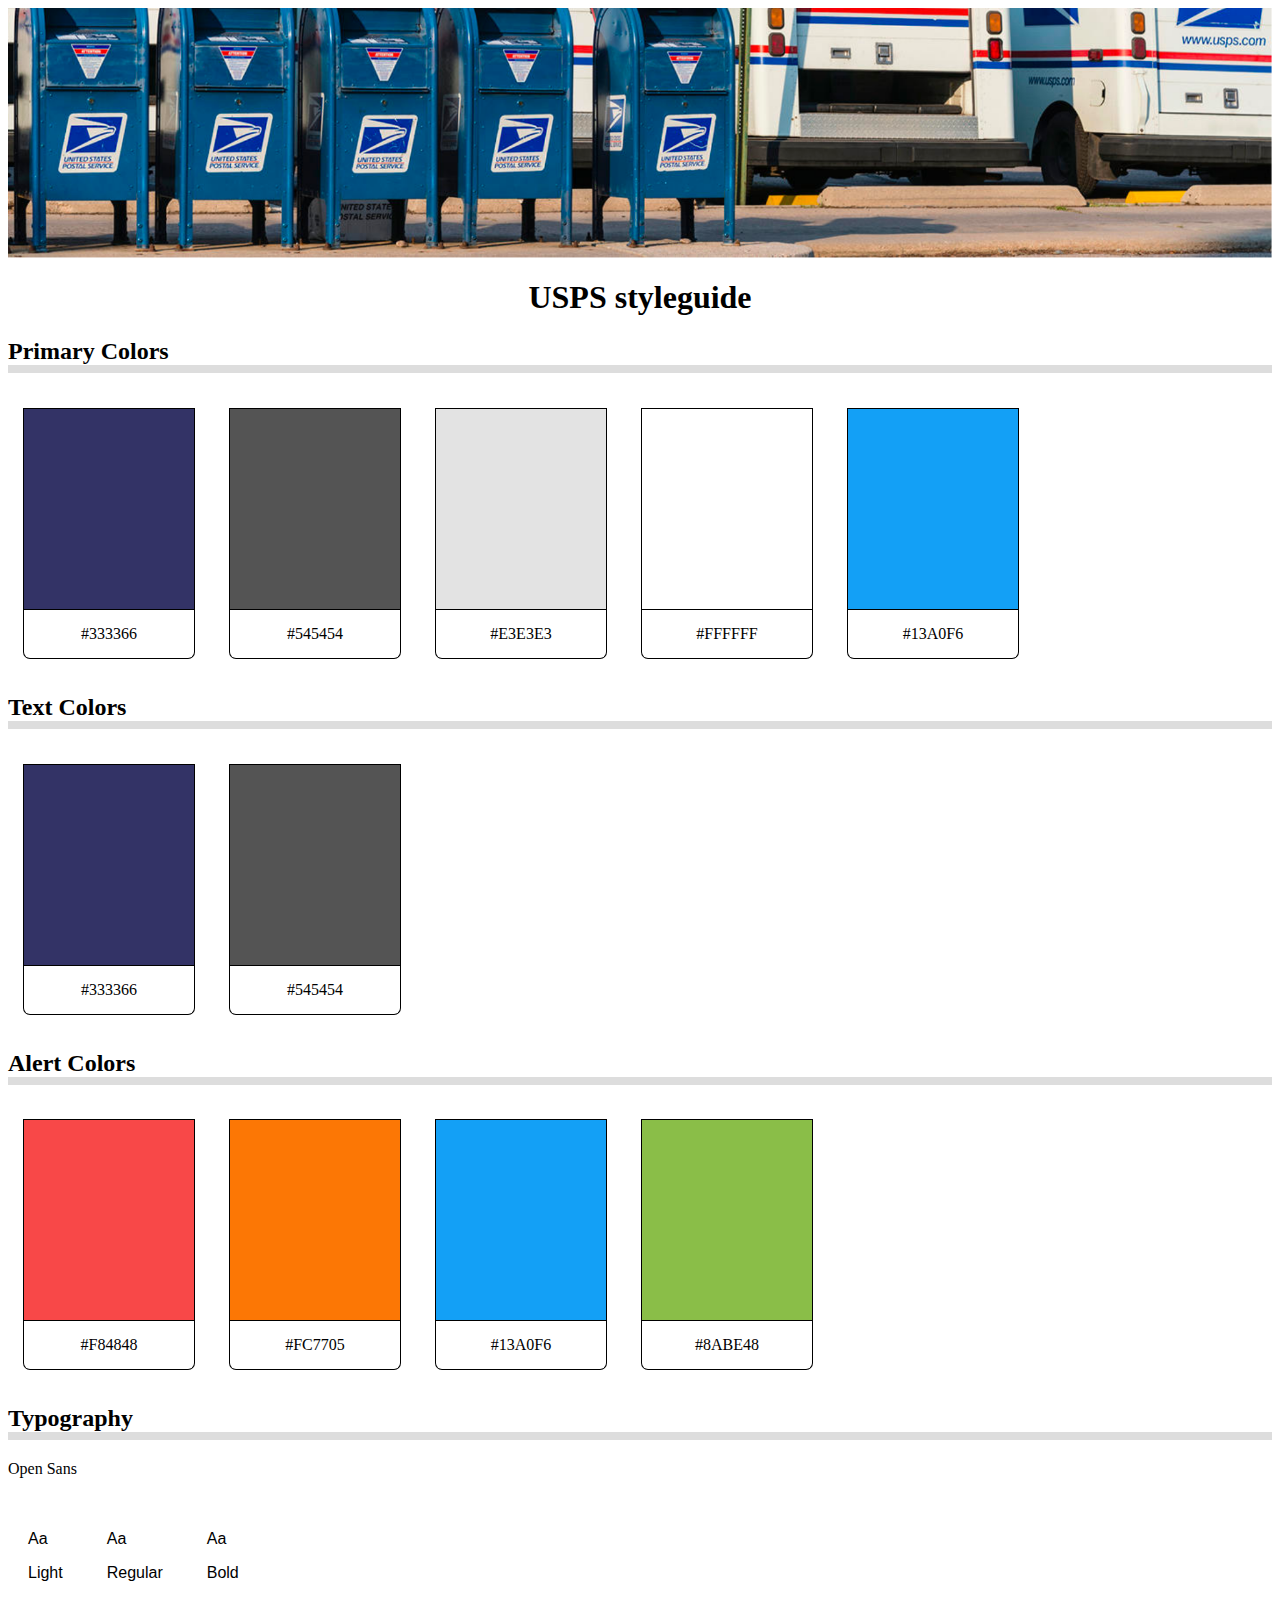
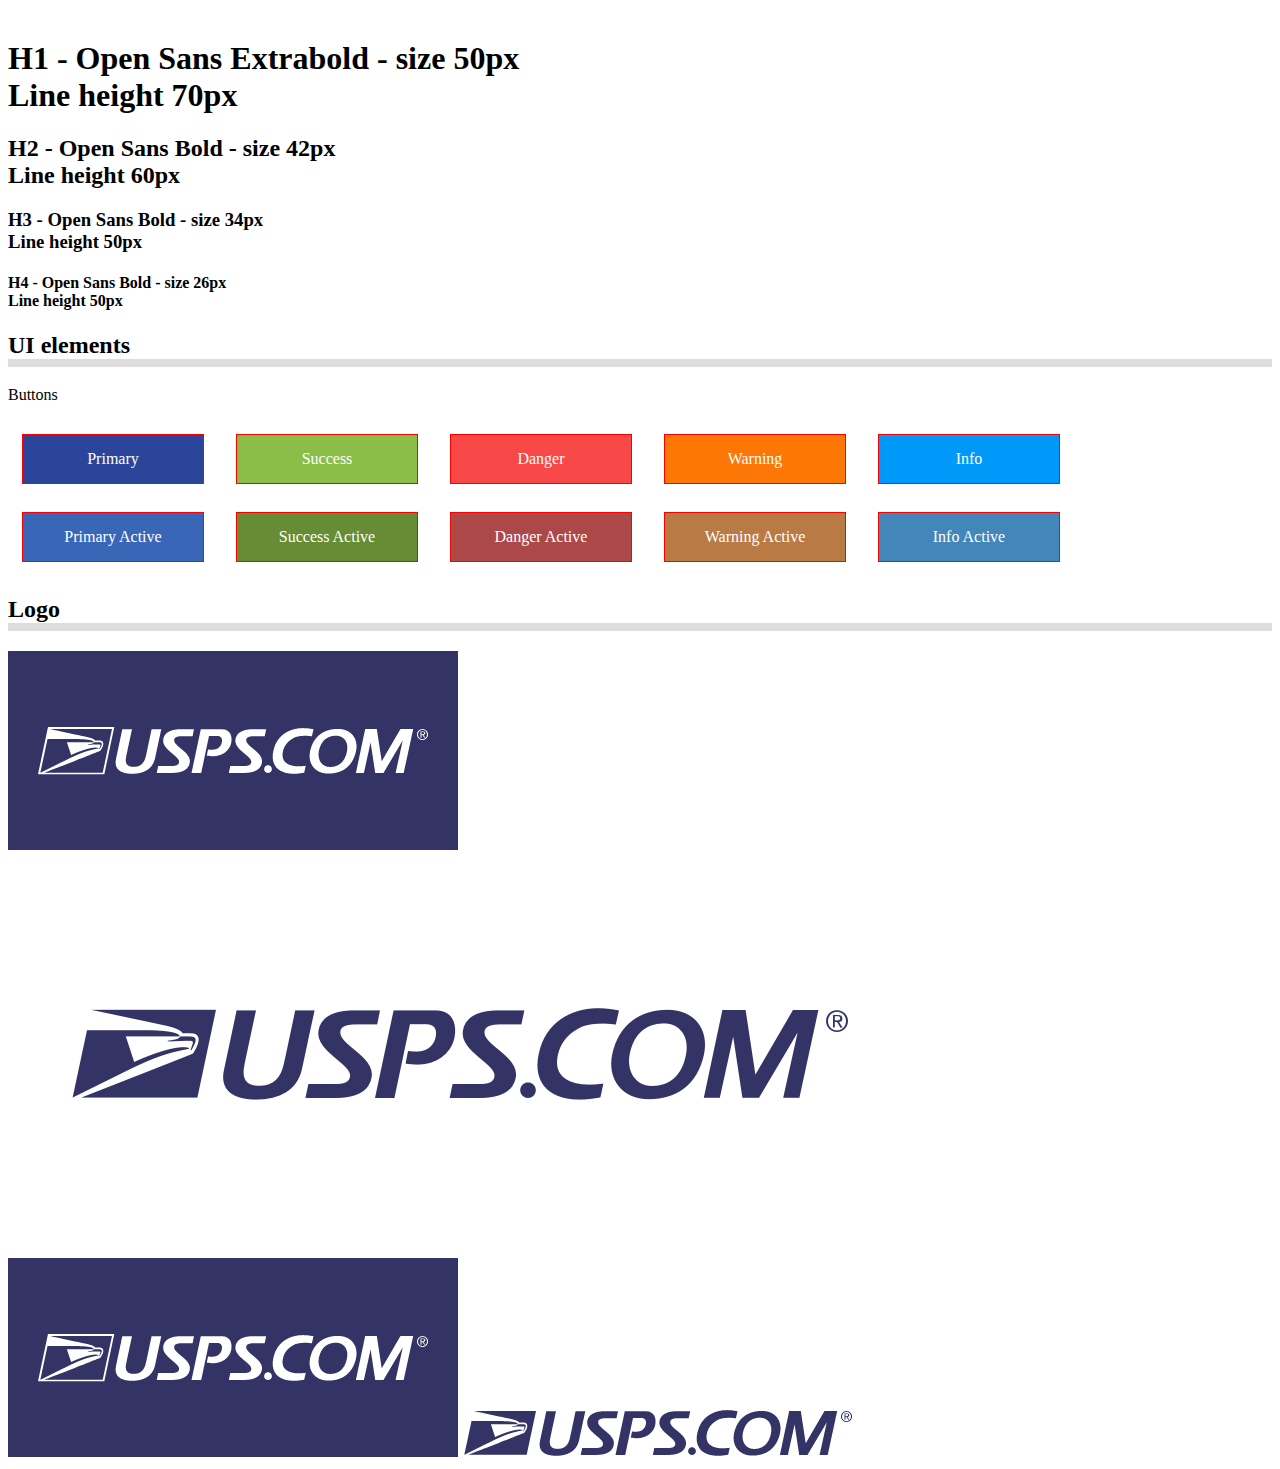
<file: 17.2-activities/01_Containers_Structure/solved/index.html>
<!DOCTYPE html>
<html>
<head>
  <title>USPS Style Guide</title>
  <link href="css/style.css" rel="stylesheet" type="text/css">
</head>
<body>
<section class="header"></section>
<section class="colorPalette">
  <h1 id="pageTopic">USPS styleguide</h1>
  <h2 class="sectionHead">Primary Colors</h2>
  <div class="colorContainer">
    <div class="swatch darkBlue"></div>
    <div class="hexCode">#333366</div>
  </div>
  <div class="colorContainer">
    <div class="swatch darkGrey"></div>
    <div class="hexCode">#545454</div>
  </div>
  <div class="colorContainer">
    <div class="swatch lightGrey"></div>
    <div class="hexCode">#E3E3E3</div>
  </div>
  <div class="colorContainer">
    <div class="swatch white"></div>
    <div class="hexCode">#FFFFFF</div>
  </div>
  <div class="colorContainer">
    <div class="swatch lightBlue"></div>
    <div class="hexCode">#13A0F6</div>
  </div>

  <h2 class="sectionHead">Text Colors</h2>
  <div class="colorContainer">
    <div class="swatch darkBlue"></div>
    <div class="hexCode">#333366</div>
  </div>
  <div class="colorContainer">
    <div class="swatch darkGrey"></div>
    <div class="hexCode">#545454</div>
  </div>

  <h2 class="sectionHead">Alert Colors</h2>
  <div class="colorContainer">
    <div class="swatch red"></div>
    <div class="hexCode">#F84848</div>
  </div>
  <div class="colorContainer">
    <div class="swatch orange"></div>
    <div class="hexCode">#FC7705</div>
  </div>
  <div class="colorContainer">
    <div class="swatch lightBlue"></div>
    <div class="hexCode">#13A0F6</div>
  </div>
  <div class="colorContainer">
    <div class="swatch lightGreen"></div>
    <div class="hexCode">#8ABE48</div>
  </div>
</section>
<section class="typography">
  <h2 class="sectionHead">Typography</h2>
  <p>Open Sans</p>
  <div class="type_container">
  <p class="large light">Aa</p>
  <p>Light</p>
  </div>

  <div class="type_container">
  <p class="large regular">Aa</p>
  <p>Regular</p>
  </div>

  <div class="type_container">
  <p class="large bold">Aa</p>
  <p>Bold</p>
  </div>

  <h1>H1 - Open Sans Extrabold - size 50px <br>Line height 70px</h1>
  <h2>H2 - Open Sans Bold - size 42px <br>Line height 60px</h2>
  <h3>H3 - Open Sans Bold - size 34px <br>Line height 50px</h3>
  <h4>H4 - Open Sans Bold - size 26px <br>Line height 50px</h4>
</section>
<section class="uiElements">
    <h2 class="sectionHead">UI elements</h2>
    <p>Buttons</p>
    <div class="buttonContain">
      <div class="button primary">Primary</div>
      <div class="button success">Success</div>
      <div class="button danger">Danger</div>
      <div class="button warning">Warning</div>
      <div class="button info">Info</div>
    </div>
    <div class="buttonContain">
      <div class="button primaryActive">Primary Active</div>
      <div class="button successActive">Success Active</div>
      <div class="button dangerActive">Danger Active</div>
      <div class="button warningActive">Warning Active</div>
      <div class="button infoActive">Info Active</div>
    </div>
</section>
<section class="imagery">
<h2 class="sectionHead">Logo</h2>
<img src="images/Logo-dark.png">
<img src="images/Logo-light.png">
<img src="images/Logo-dark1.png">
<img src="images/Logo-light-1.png">
</section>
</body>
</html>
</file>
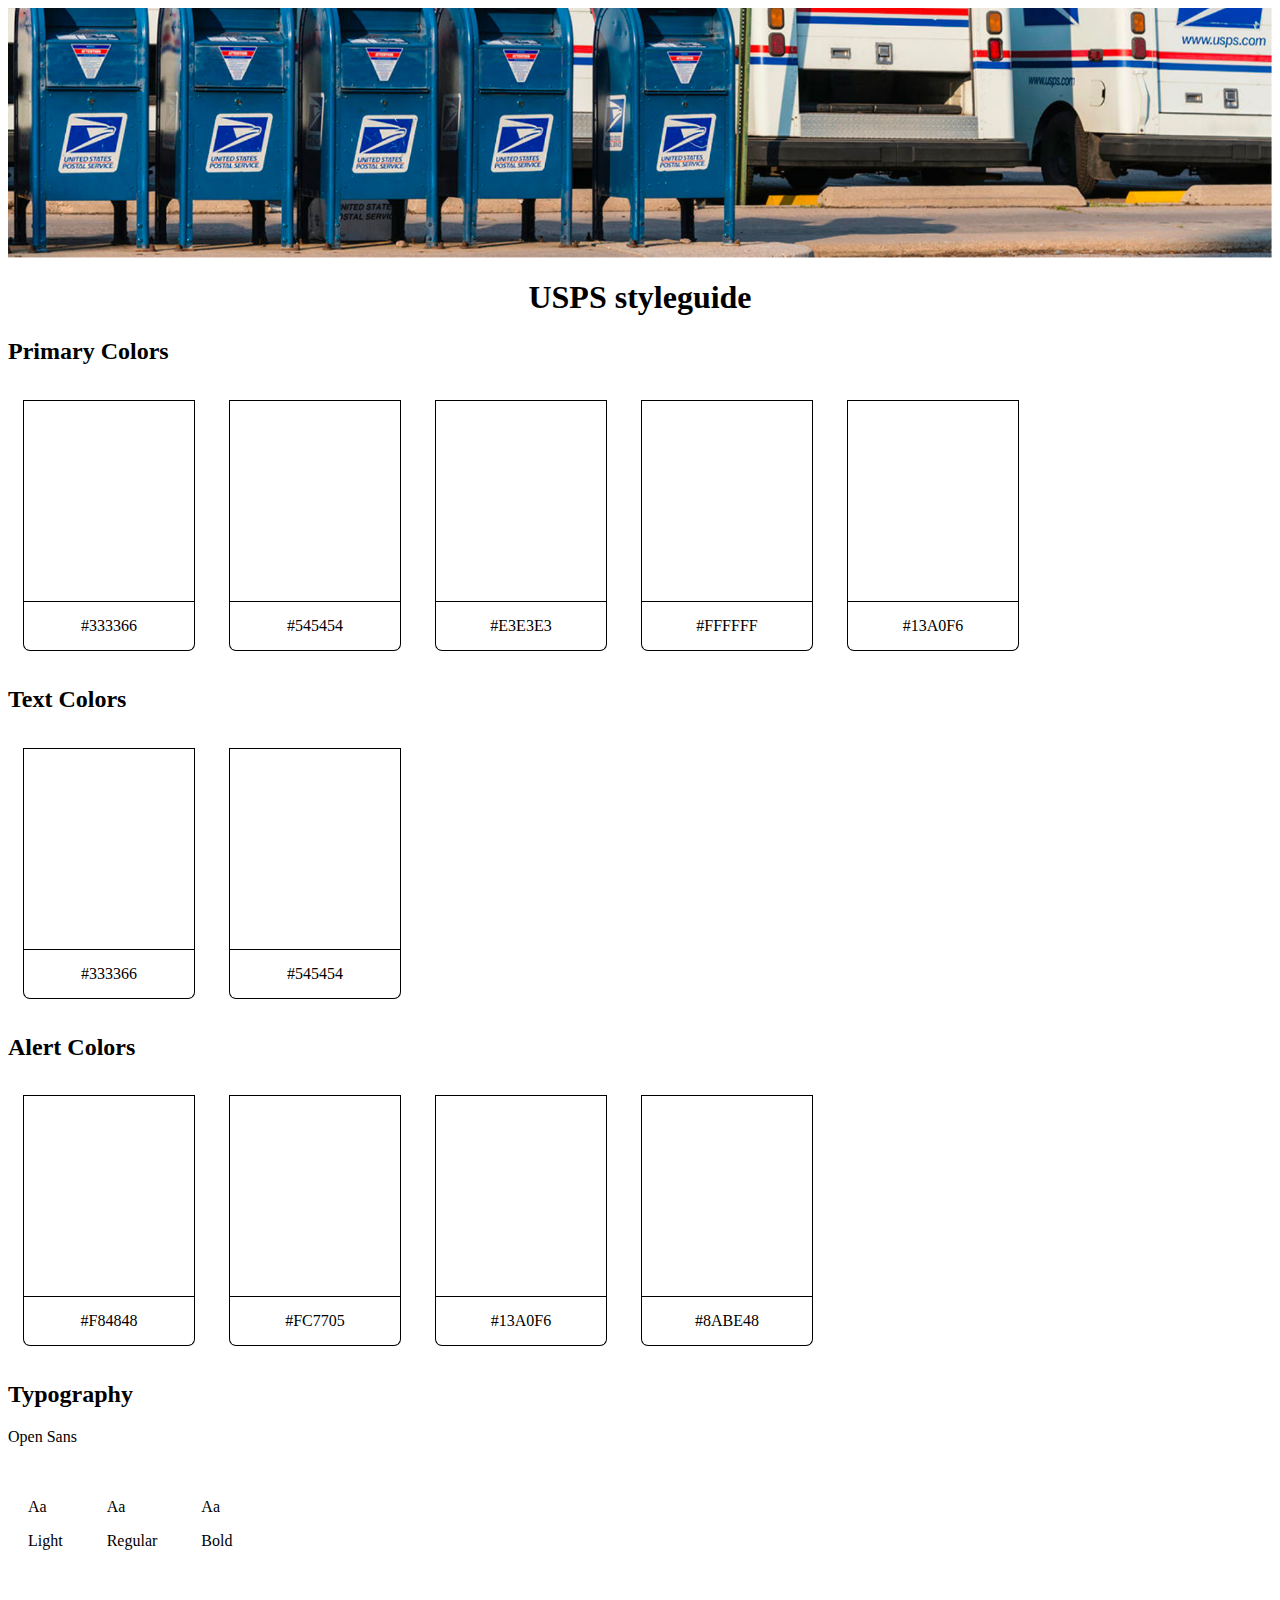
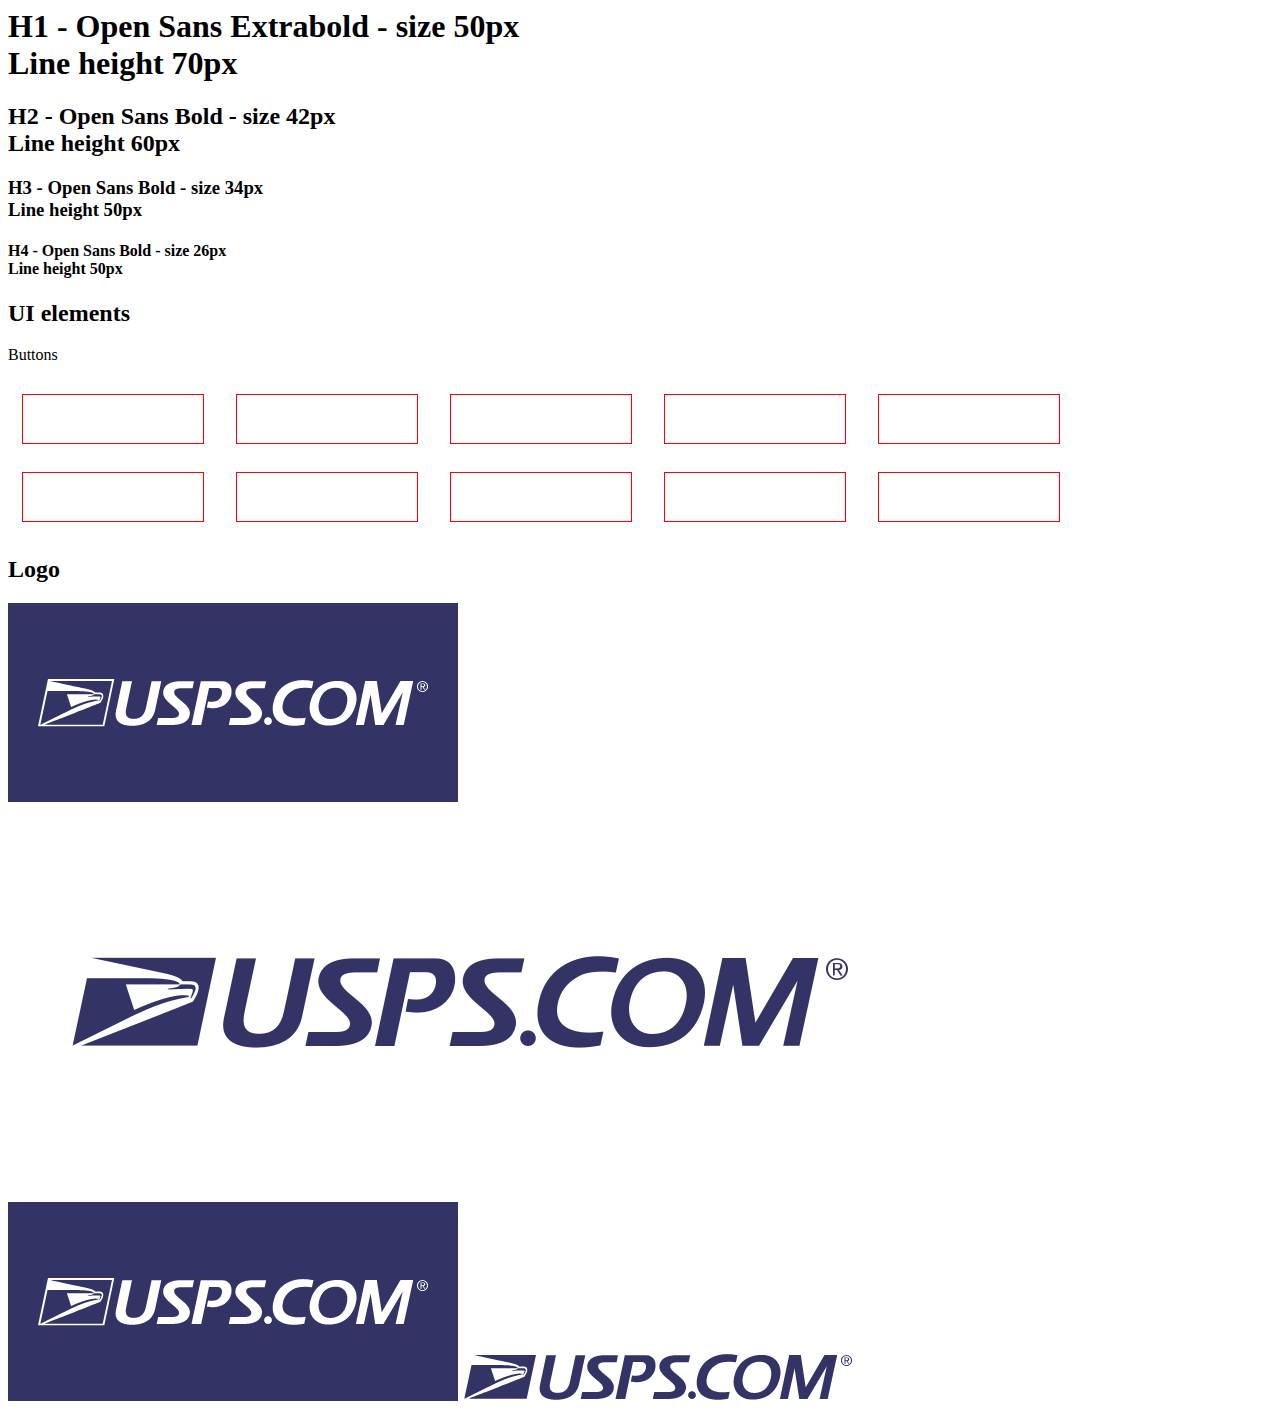
<file: 17.2-activities/02_BoxModel/solved/index.html>
<html>
<head>
  <title>USPS Style Guide</title>
  <link href="css/style.css" rel="stylesheet" type="text/css">
</head>
<body>
<section class="header"></section>
<section class="colorPalette">
  <h1 id="pageTopic">USPS styleguide</h1>
  <h2 class="sectionHead">Primary Colors</h2>
  <div class="colorContainer">
    <div class="swatch darkBlue"></div>
    <div class="hexCode">#333366</div>
  </div>
  <div class="colorContainer">
    <div class="swatch darkGrey"></div>
    <div class="hexCode">#545454</div>
  </div>
  <div class="colorContainer">
    <div class="swatch lightGrey"></div>
    <div class="hexCode">#E3E3E3</div>
  </div>
  <div class="colorContainer">
    <div class="swatch white"></div>
    <div class="hexCode">#FFFFFF</div>
  </div>
  <div class="colorContainer">
    <div class="swatch lightBlue"></div>
    <div class="hexCode">#13A0F6</div>
  </div>

  <h2 class="sectionHead">Text Colors</h2>
  <div class="colorContainer">
    <div class="swatch darkBlue"></div>
    <div class="hexCode">#333366</div>
  </div>
  <div class="colorContainer">
    <div class="swatch darkGrey"></div>
    <div class="hexCode">#545454</div>
  </div>

  <h2 class="sectionHead">Alert Colors</h2>
  <div class="colorContainer">
    <div class="swatch red"></div>
    <div class="hexCode">#F84848</div>
  </div>
  <div class="colorContainer">
    <div class="swatch orange"></div>
    <div class="hexCode">#FC7705</div>
  </div>
  <div class="colorContainer">
    <div class="swatch lightBlue"></div>
    <div class="hexCode">#13A0F6</div>
  </div>
  <div class="colorContainer">
    <div class="swatch lightGreen"></div>
    <div class="hexCode">#8ABE48</div>
  </div>
</section>
<section class="typography">
  <h2 class="sectionHead">Typography</h2>
  <p>Open Sans</p>
  <div class="type_container">
  <p class="large light">Aa</p>
  <p>Light</p>
  </div>

  <div class="type_container">
  <p class="large regular">Aa</p>
  <p>Regular</p>
  </div>

  <div class="type_container">
  <p class="large bold">Aa</p>
  <p>Bold</p>
  </div>

  <h1>H1 - Open Sans Extrabold - size 50px <br>Line height 70px</h1>
  <h2>H2 - Open Sans Bold - size 42px <br>Line height 60px</h2>
  <h3>H3 - Open Sans Bold - size 34px <br>Line height 50px</h3>
  <h4>H4 - Open Sans Bold - size 26px <br>Line height 50px</h4>
</section>
<section class="uiElements">
    <h2 class="sectionHead">UI elements</h2>
    <p>Buttons</p>
    <div class="buttonContain">
      <div class="button primary">Primary</div>
      <div class="button success">Success</div>
      <div class="button danger">Danger</div>
      <div class="button warning">Warning</div>
      <div class="button info">Info</div>
    </div>
    <div class="buttonContain">
      <div class="button primaryActive">Primary Active</div>
      <div class="button successActive">Success Active</div>
      <div class="button dangerActive">Danger Active</div>
      <div class="button warningActive">Warning Active</div>
      <div class="button infoActive">Info Active</div>
    </div>
</section>
<section class="imagery">
<h2 class="sectionHead">Logo</h2>
<img src="images/Logo-dark.png">
<img src="images/Logo-light.png">
<img src="images/Logo-dark1.png">
<img src="images/Logo-light-1.png">
</section>
</body>
</html>
</file>
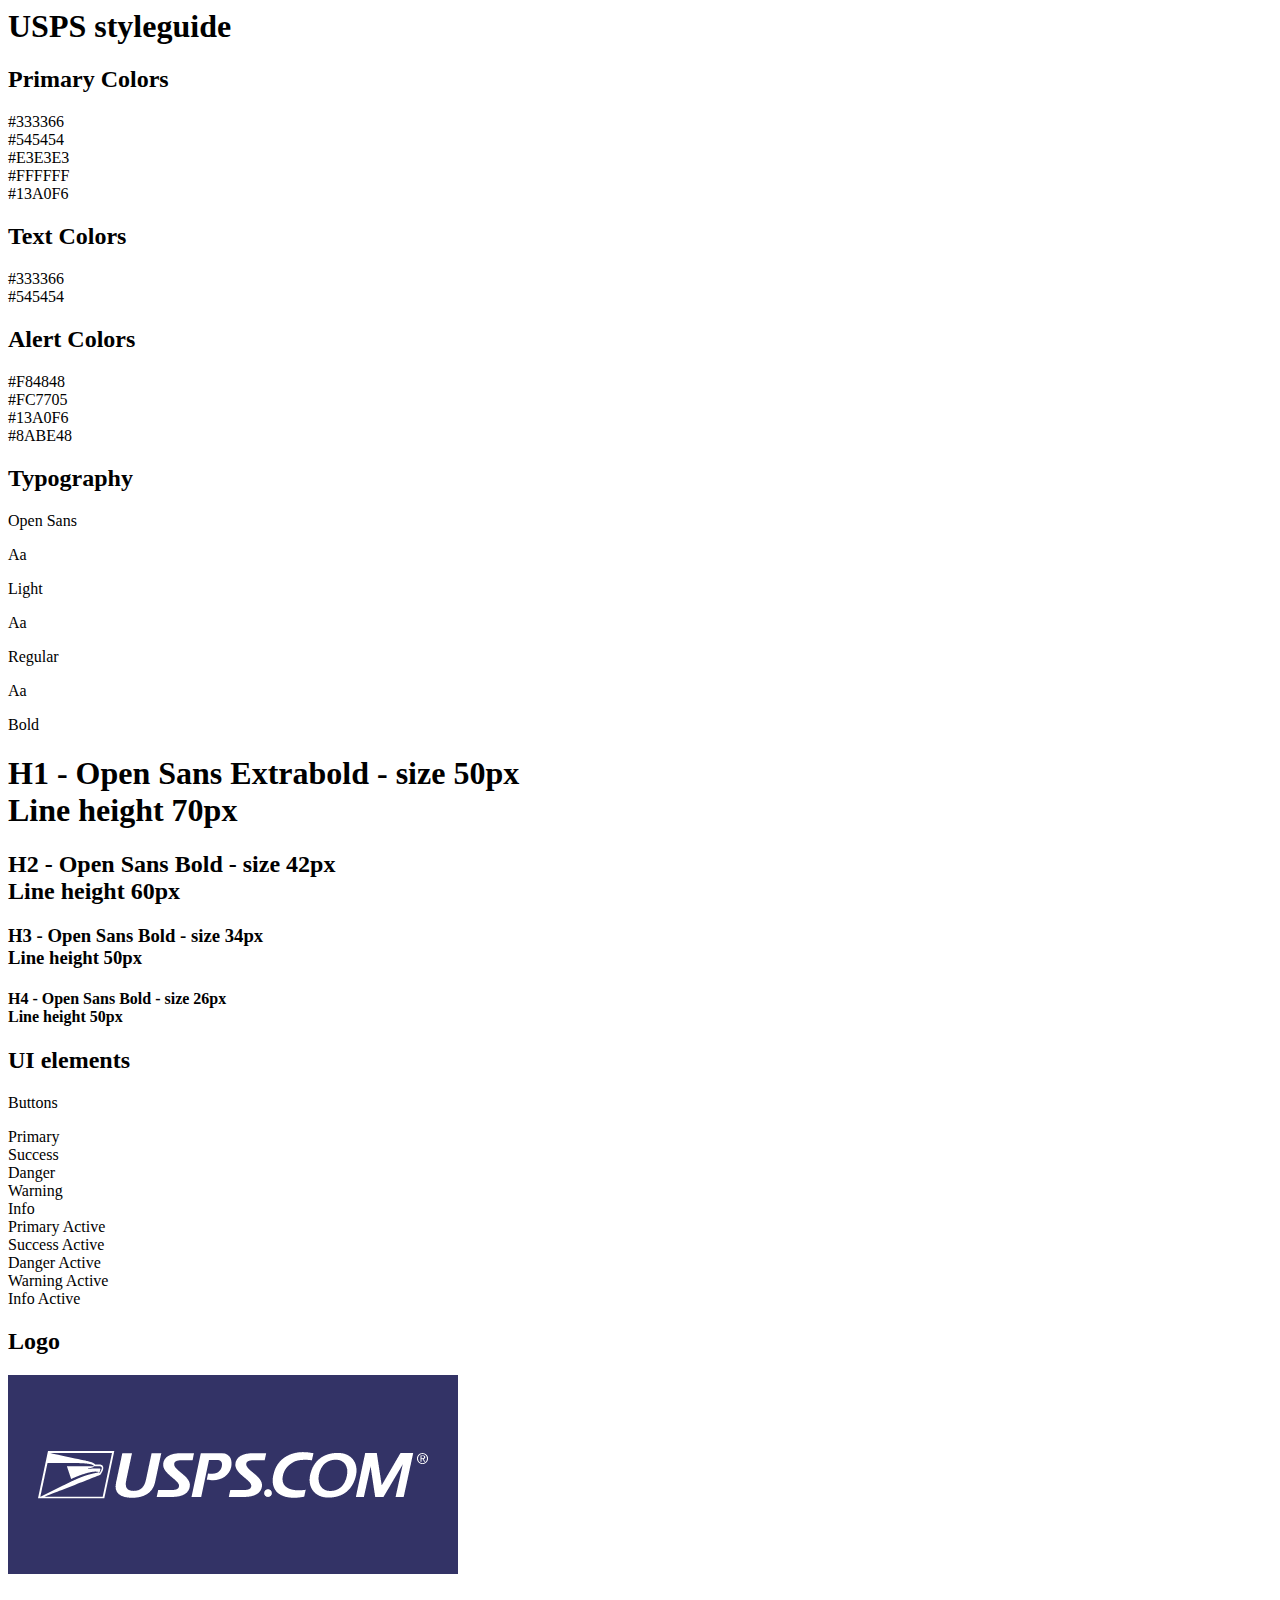
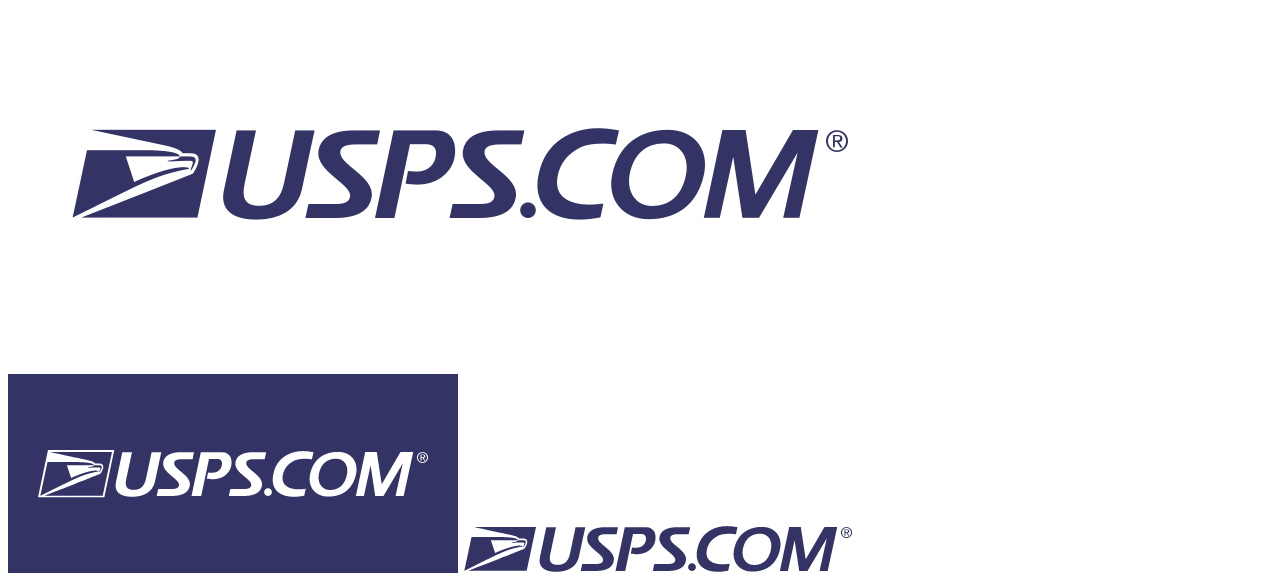
<file: 17.2-activities/02_BoxModel/unsolved/index.html>
<html>
<head>
  <title>USPS Style Guide</title>
  <link href="https://fonts.googleapis.com/css?family=Open+Sans&display=swap" rel="stylesheet">
  <link href="css/style.css" rel="stylesheet" type="text/css">
</head>
<body>
<section class="header"></section>
<section class="colorPalette">
  <h1 id="pageTopic">USPS styleguide</h1>
  <h2 class="sectionHead">Primary Colors</h2>
  <div class="colorContainer">
    <div class="swatch darkBlue"></div>
    <div class="hexCode">#333366</div>
  </div>
  <div class="colorContainer">
    <div class="swatch darkGrey"></div>
    <div class="hexCode">#545454</div>
  </div>
  <div class="colorContainer">
    <div class="swatch lightGrey"></div>
    <div class="hexCode">#E3E3E3</div>
  </div>
  <div class="colorContainer">
    <div class="swatch white"></div>
    <div class="hexCode">#FFFFFF</div>
  </div>
  <div class="colorContainer">
    <div class="swatch lightBlue"></div>
    <div class="hexCode">#13A0F6</div>
  </div>

  <h2 class="sectionHead">Text Colors</h2>
  <div class="colorContainer">
    <div class="swatch darkBlue"></div>
    <div class="hexCode">#333366</div>
  </div>
  <div class="colorContainer">
    <div class="swatch darkGrey"></div>
    <div class="hexCode">#545454</div>
  </div>

  <h2 class="sectionHead">Alert Colors</h2>
  <div class="colorContainer">
    <div class="swatch red"></div>
    <div class="hexCode">#F84848</div>
  </div>
  <div class="colorContainer">
    <div class="swatch orange"></div>
    <div class="hexCode">#FC7705</div>
  </div>
  <div class="colorContainer">
    <div class="swatch lightBlue"></div>
    <div class="hexCode">#13A0F6</div>
  </div>
  <div class="colorContainer">
    <div class="swatch lightGreen"></div>
    <div class="hexCode">#8ABE48</div>
  </div>
</section>
<section class="typography">
  <h2 class="sectionHead">Typography</h2>
  <p>Open Sans</p>
  <div class="type_container">
  <p class="large light">Aa</p>
  <p>Light</p>
  </div>

  <div class="type_container">
  <p class="large regular">Aa</p>
  <p>Regular</p>
  </div>

  <div class="type_container">
  <p class="large bold">Aa</p>
  <p>Bold</p>
  </div>

  <h1>H1 - Open Sans Extrabold - size 50px <br>Line height 70px</h1>
  <h2>H2 - Open Sans Bold - size 42px <br>Line height 60px</h2>
  <h3>H3 - Open Sans Bold - size 34px <br>Line height 50px</h3>
  <h4>H4 - Open Sans Bold - size 26px <br>Line height 50px</h4>
</section>
<section class="uiElements">
    <h2 class="sectionHead">UI elements</h2>
    <p>Buttons</p>
    <div class="buttonContain">
      <div class="button primary">Primary</div>
      <div class="button success">Success</div>
      <div class="button danger">Danger</div>
      <div class="button warning">Warning</div>
      <div class="button info">Info</div>
    </div>
    <div class="buttonContain">
      <div class="button primaryActive">Primary Active</div>
      <div class="button successActive">Success Active</div>
      <div class="button dangerActive">Danger Active</div>
      <div class="button warningActive">Warning Active</div>
      <div class="button infoActive">Info Active</div>
    </div>
</section>
<section class="imagery">
<h2 class="sectionHead">Logo</h2>
<img src="images/Logo-dark.png">
<img src="images/Logo-light.png">
<img src="images/Logo-dark1.png">
<img src="images/Logo-light-1.png">
</section>
</body>
</html>
</file>
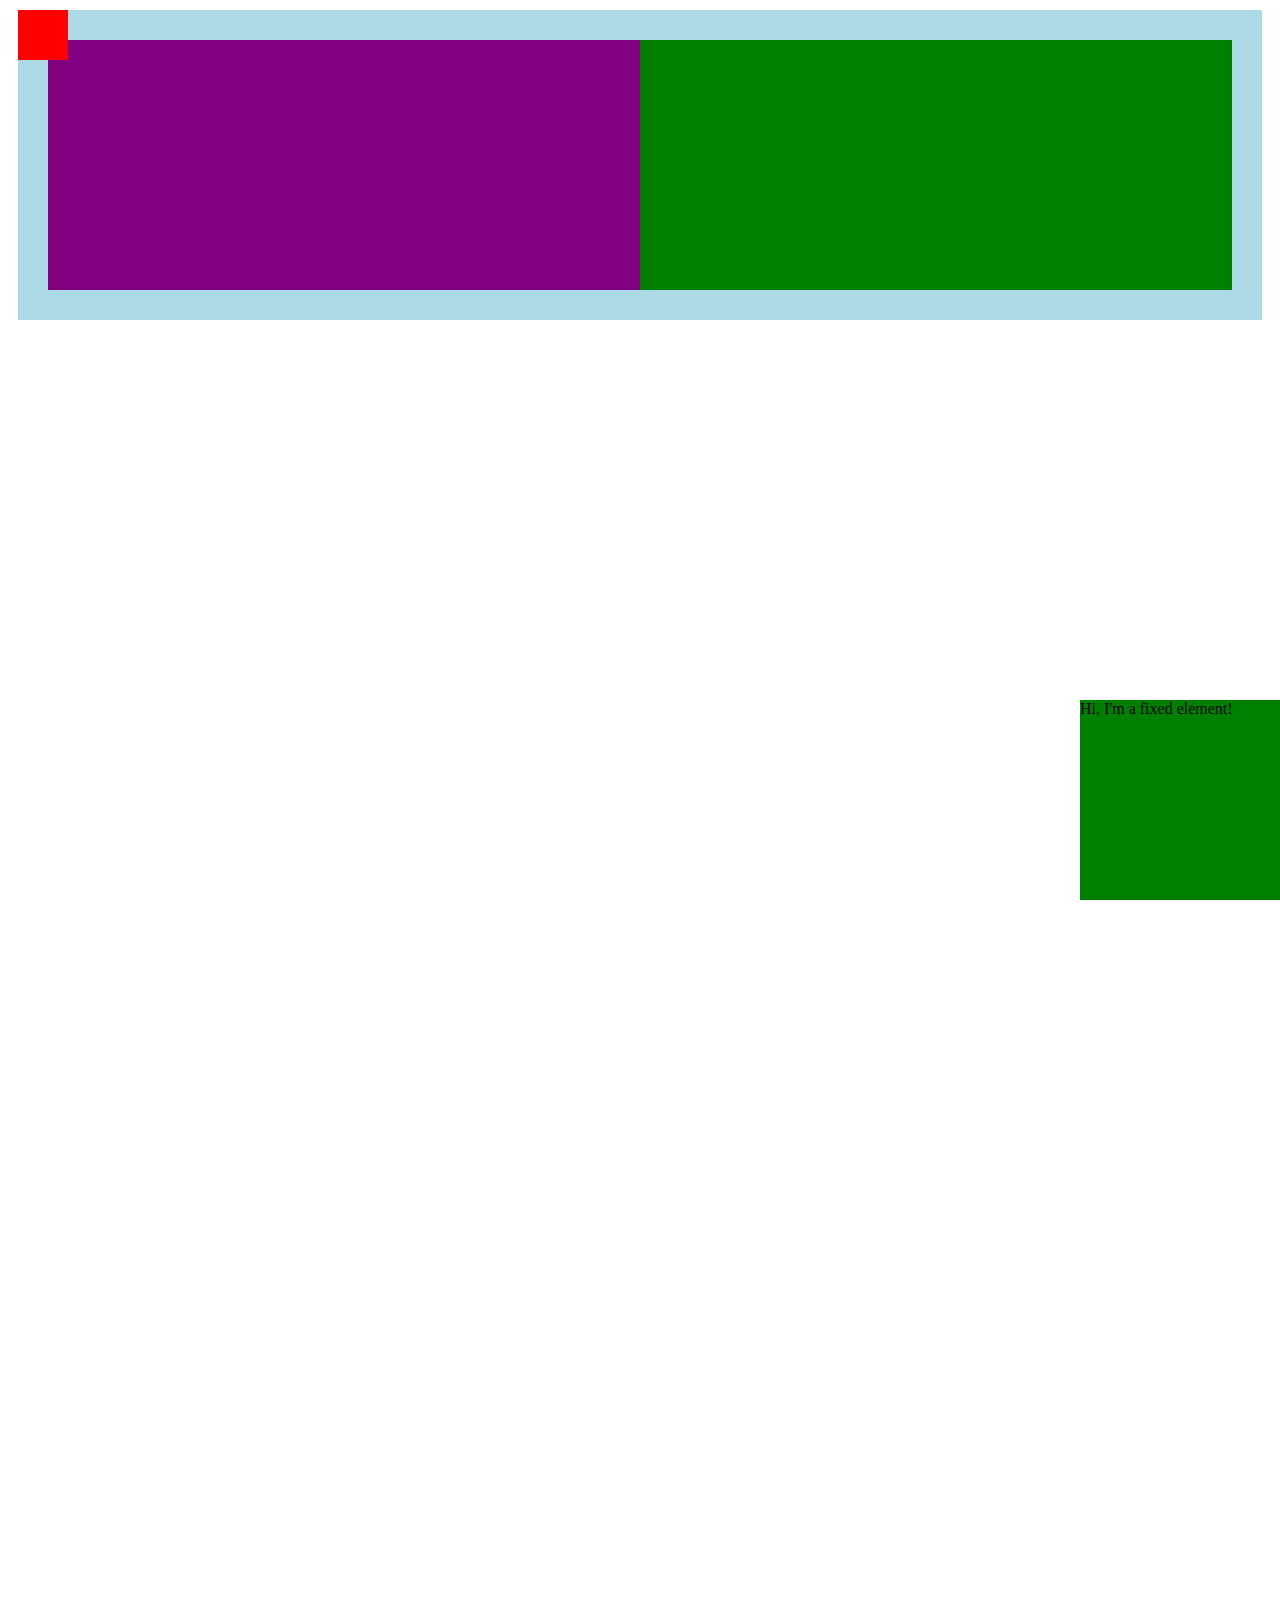
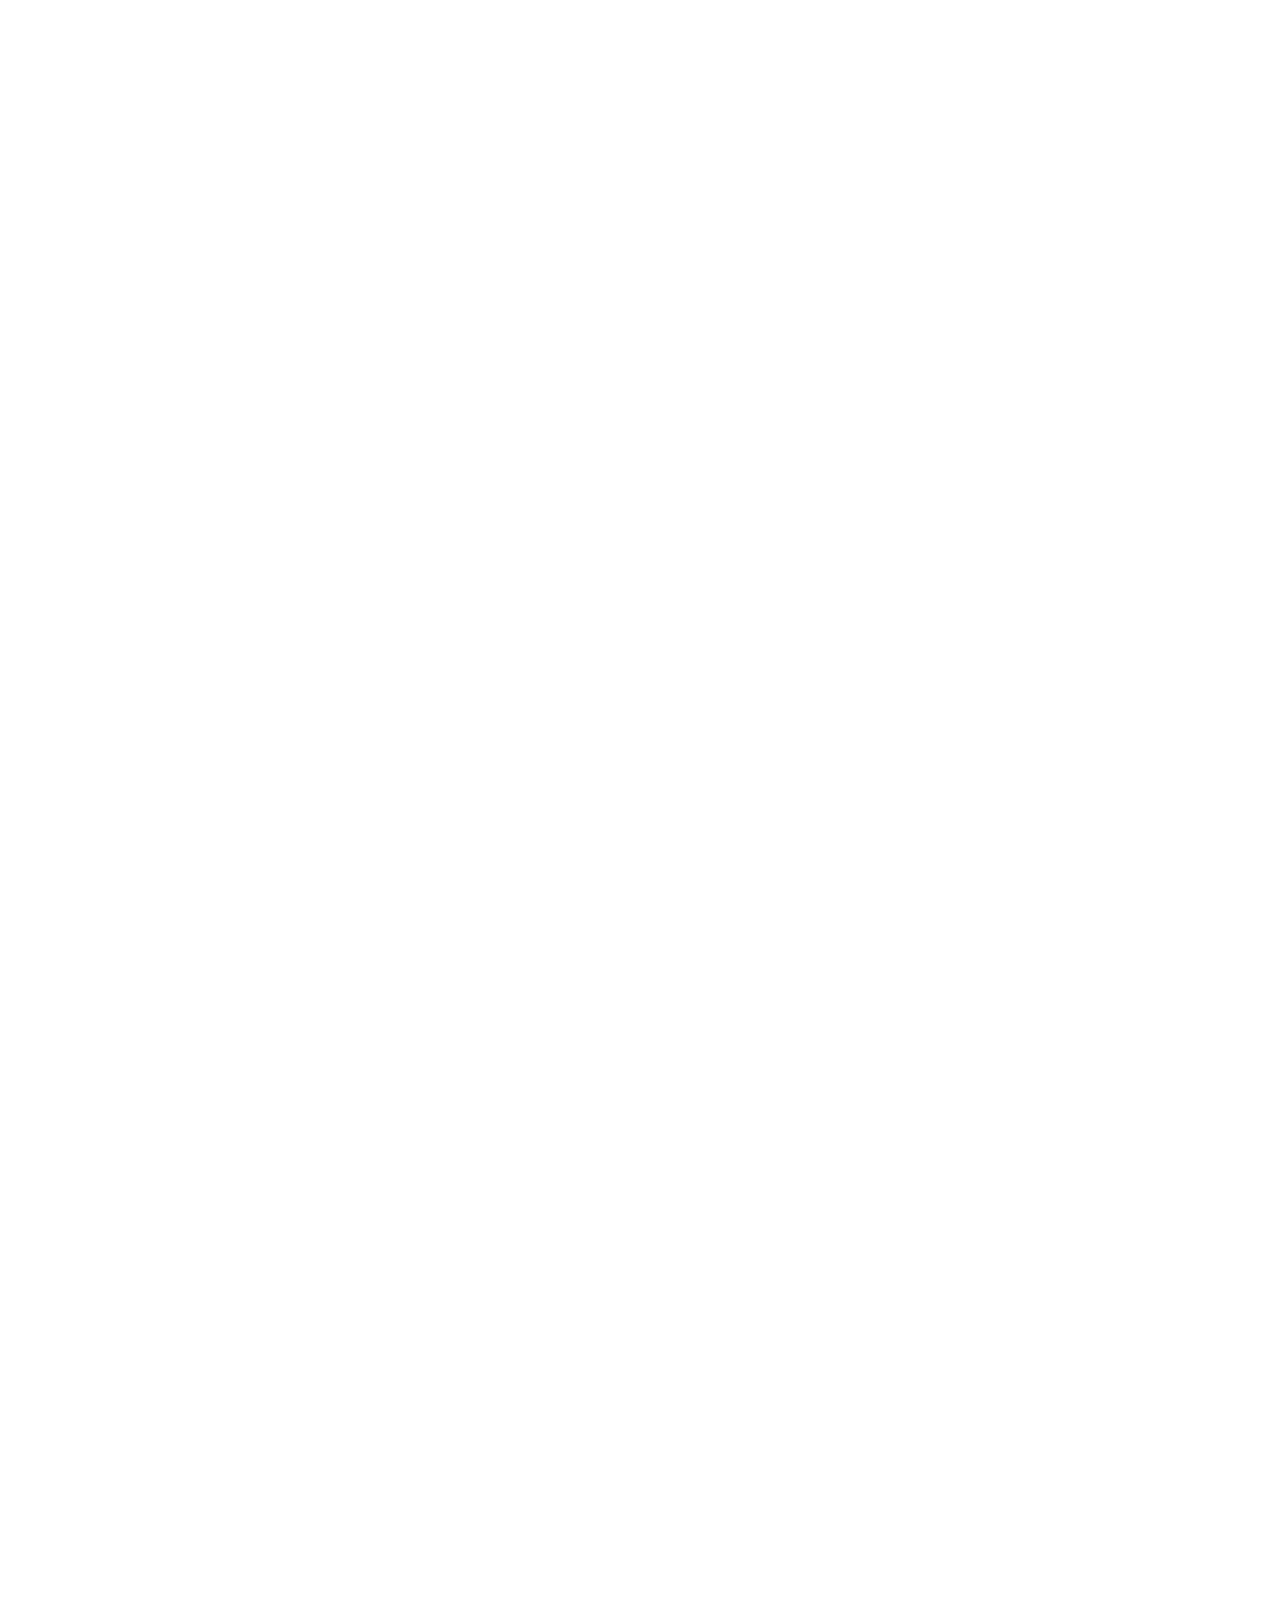
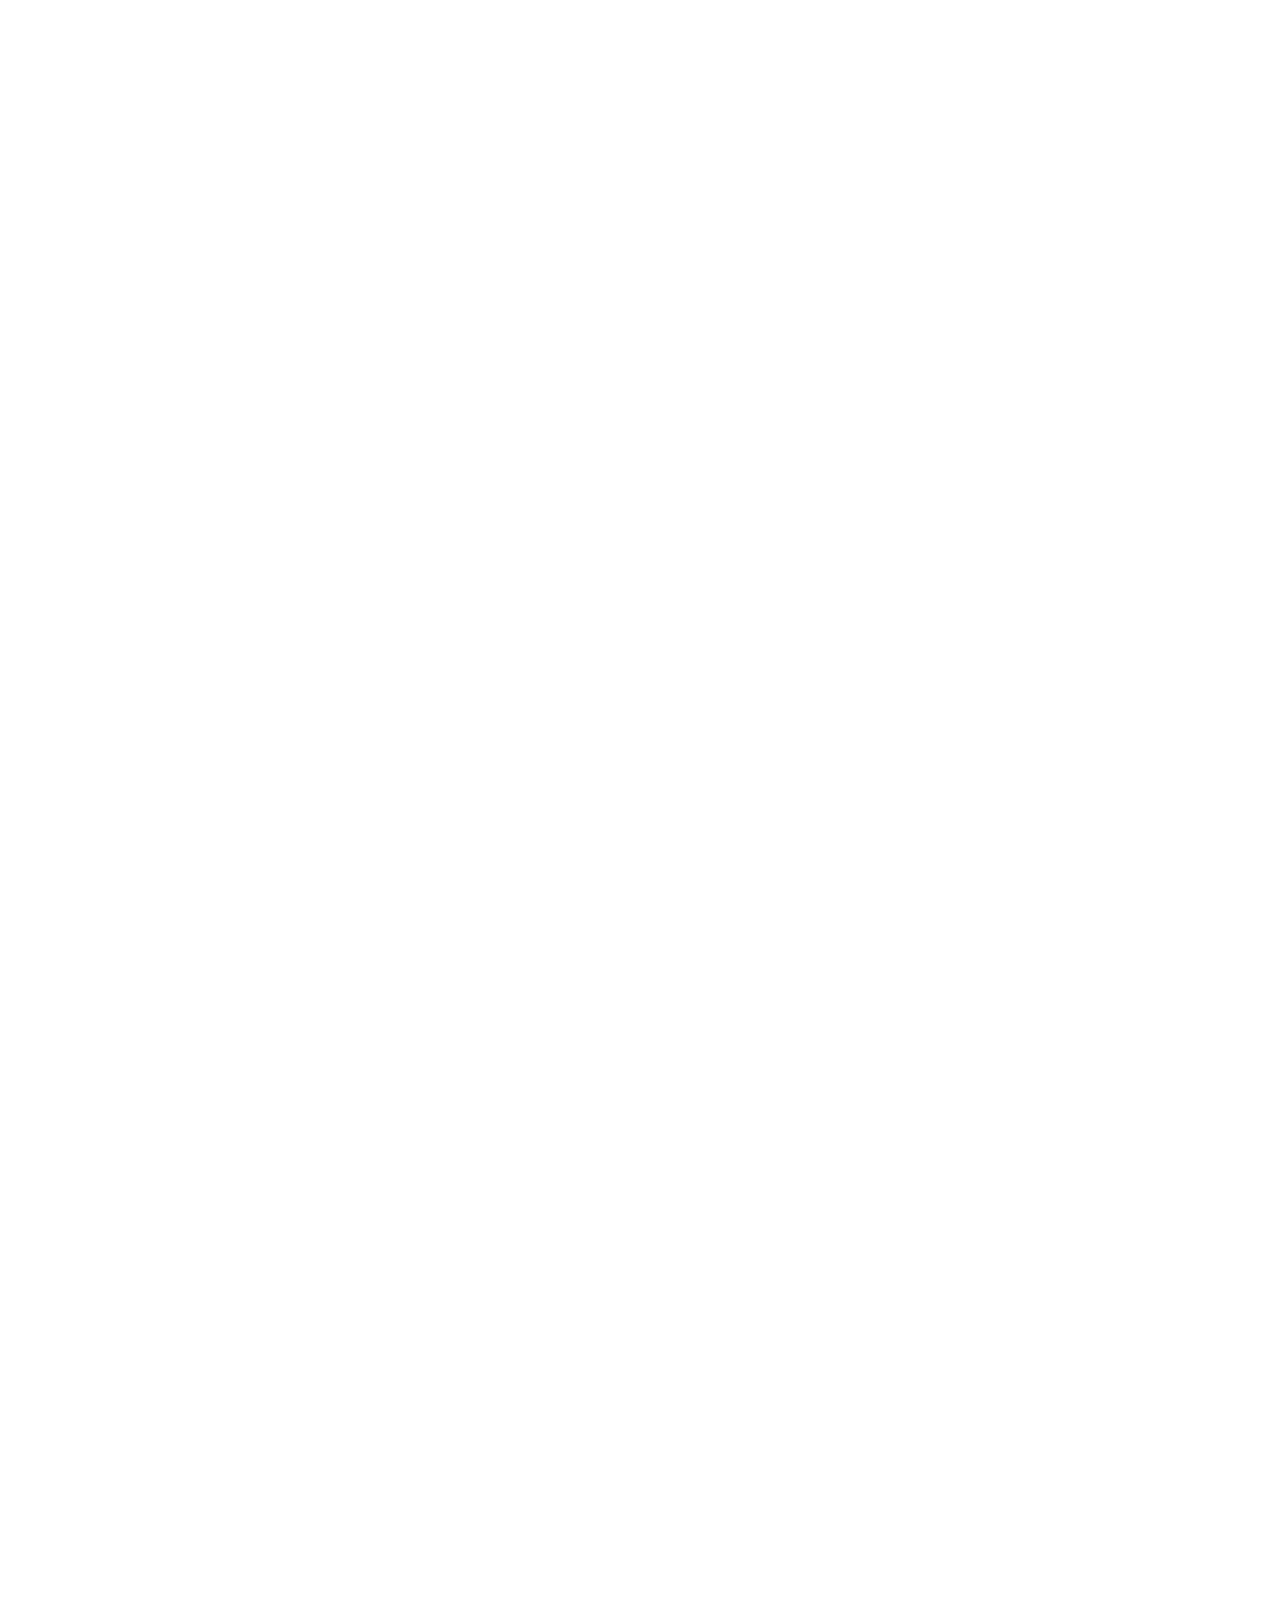
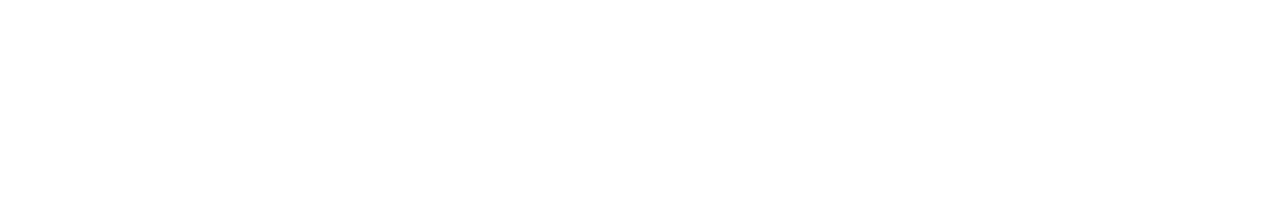
<file: 17.3_activities/02_Positioning_Relative_Absolute/solved/index.html>
<!DOCTYPE html>
<html>
<head>
  <link href="css/index.css" type="text/css" rel="stylesheet">
</head>
<body>
  <section class="relative">
    <div class="left">
      <div class="absolute">
      </div>
    </div>
    <div class="right">
    </div>
  </section>

<div class="fixed">
  Hi, I'm a fixed element!
</div>
</body>
</html>
</file>
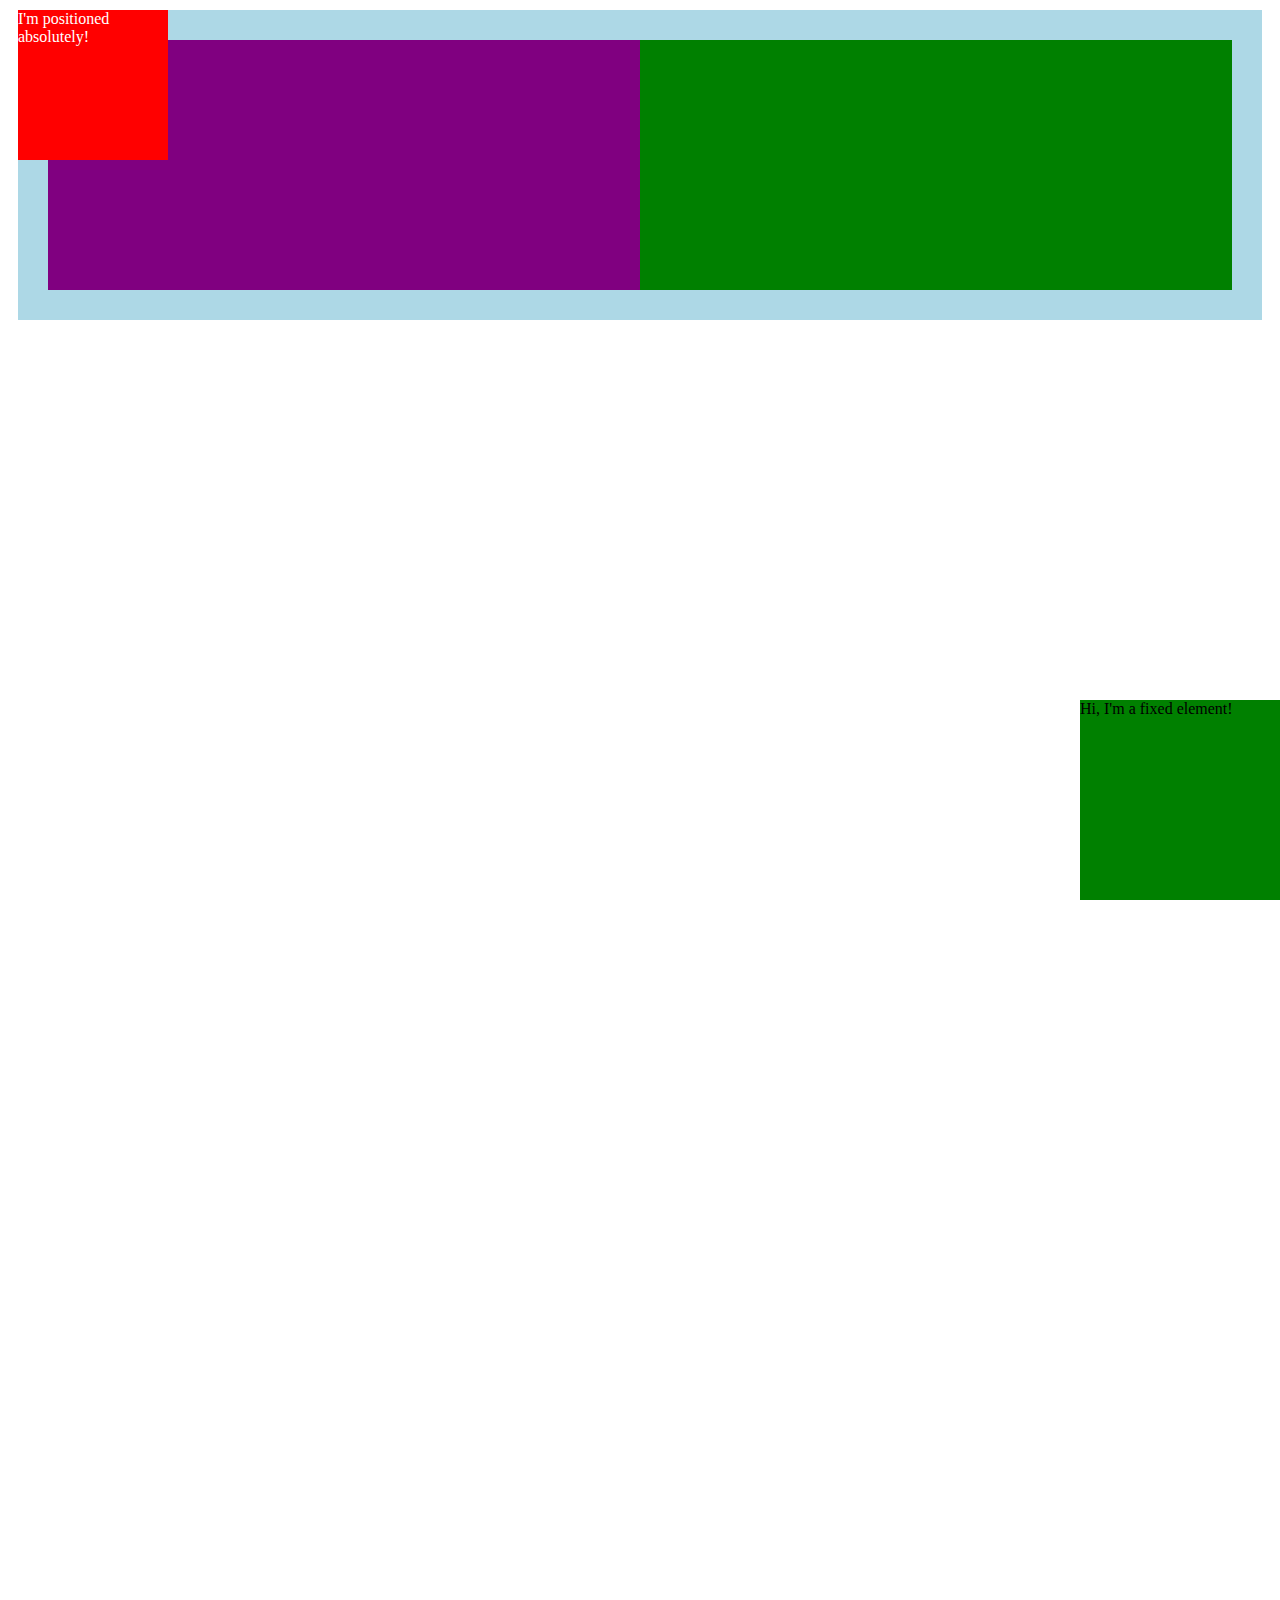
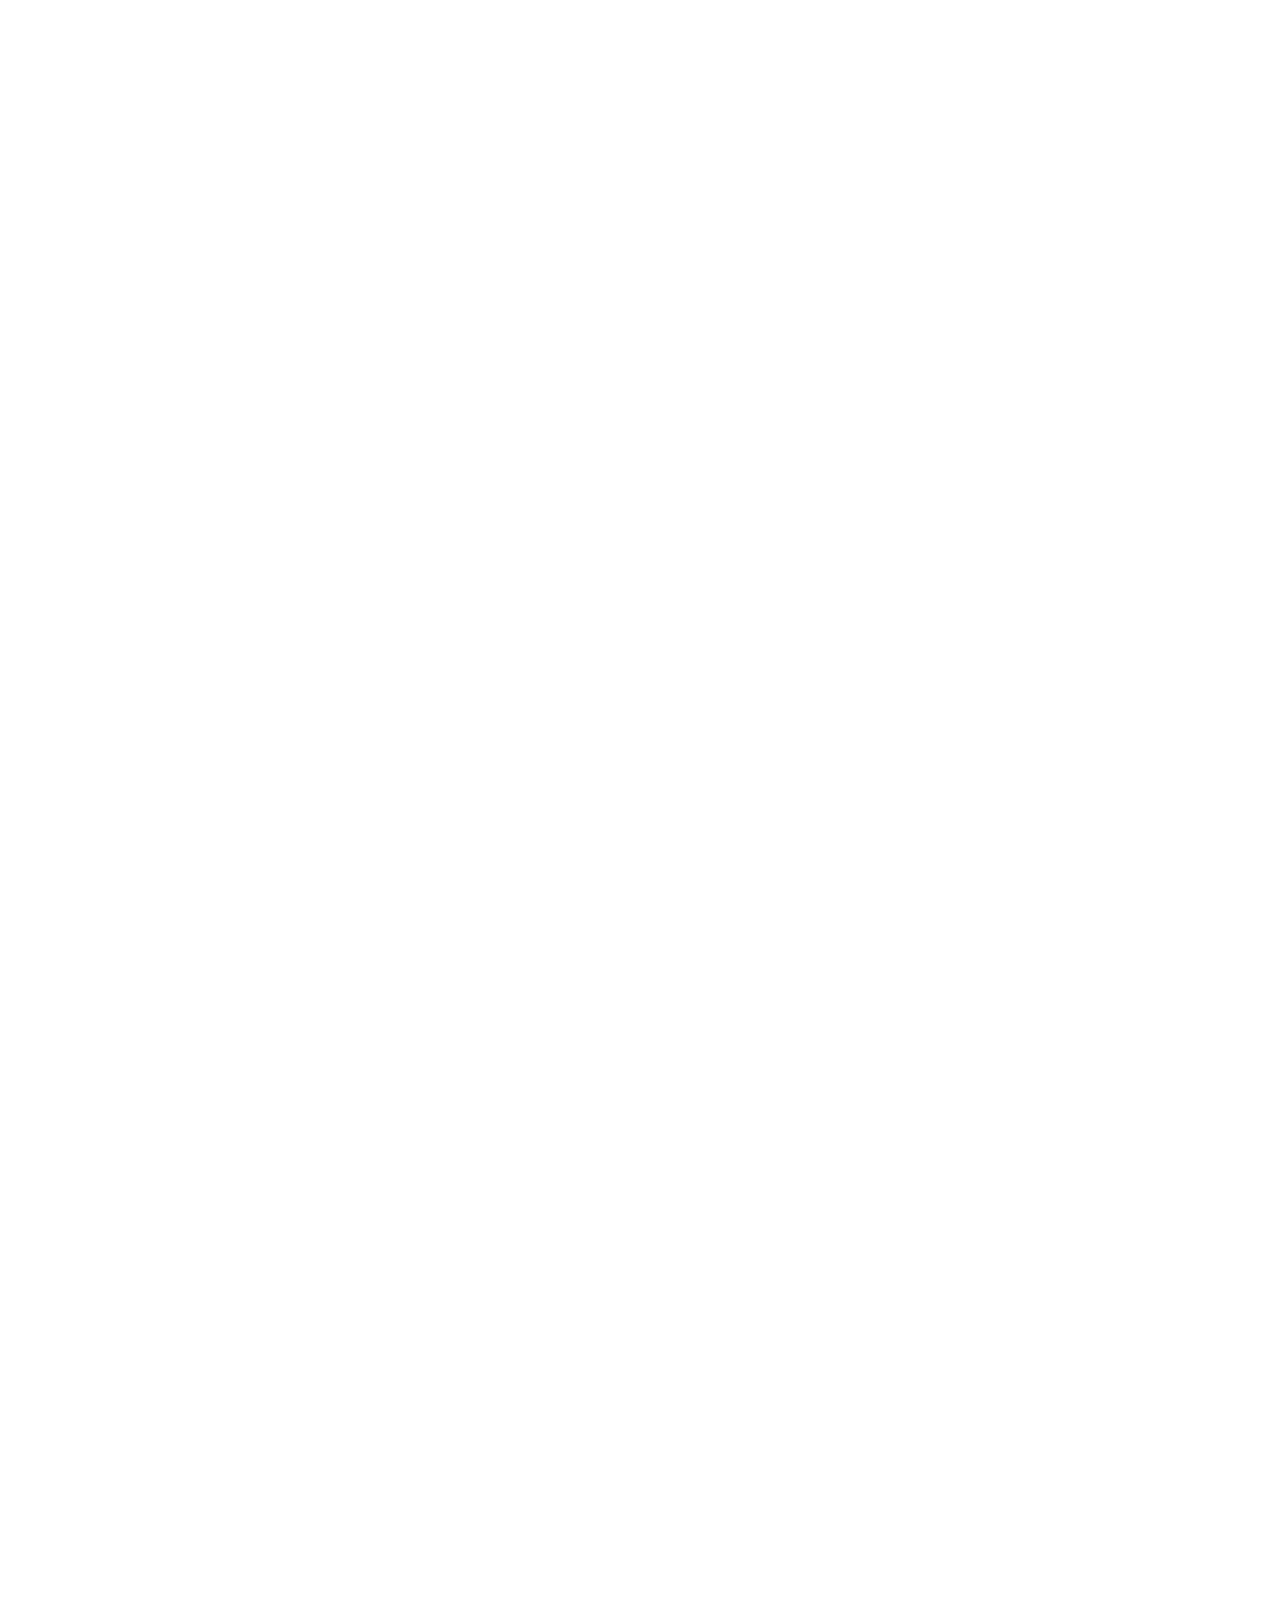
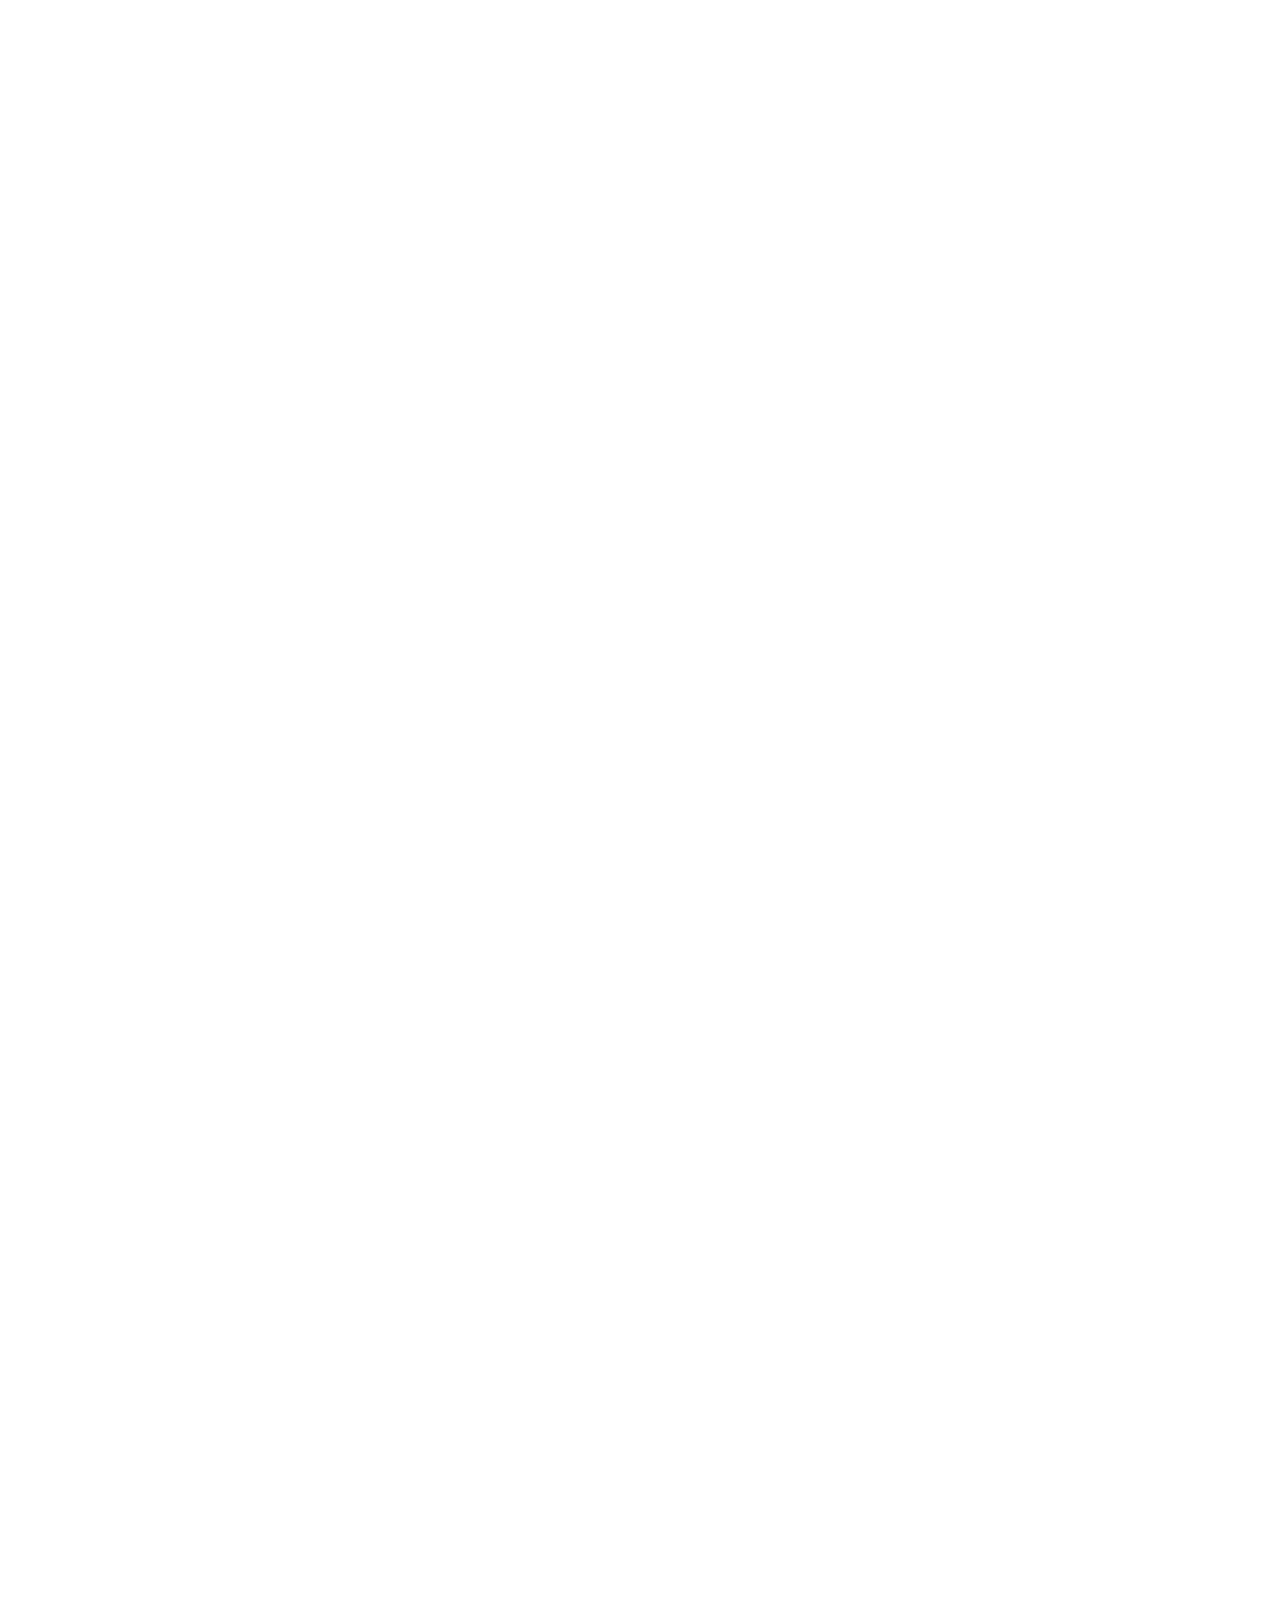
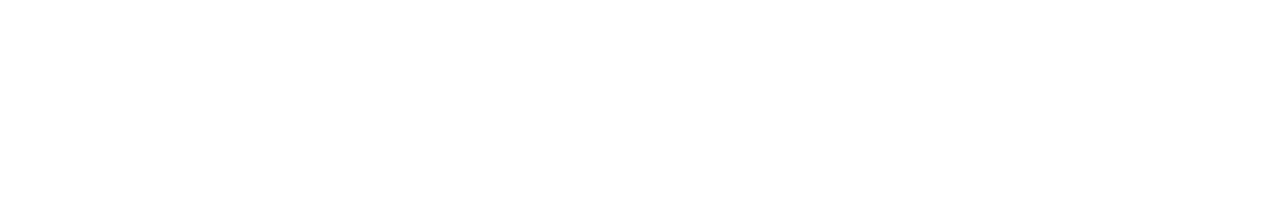
<file: 17.3_activities/02_Positioning_Relative_Absolute/unsolved/index.html>
<!DOCTYPE html>
<html>
<head>
  <link href="css/index.css" type="text/css" rel="stylesheet">
</head>
<body>
  <section class="relative">
    <div class="left">
      <div class="absolute">
        I'm positioned absolutely!
      </div>
    </div>
    <div class="right">
    </div>
  </section>

<div class="fixed">
  Hi, I'm a fixed element!
</div>
</body>
</html>
</file>
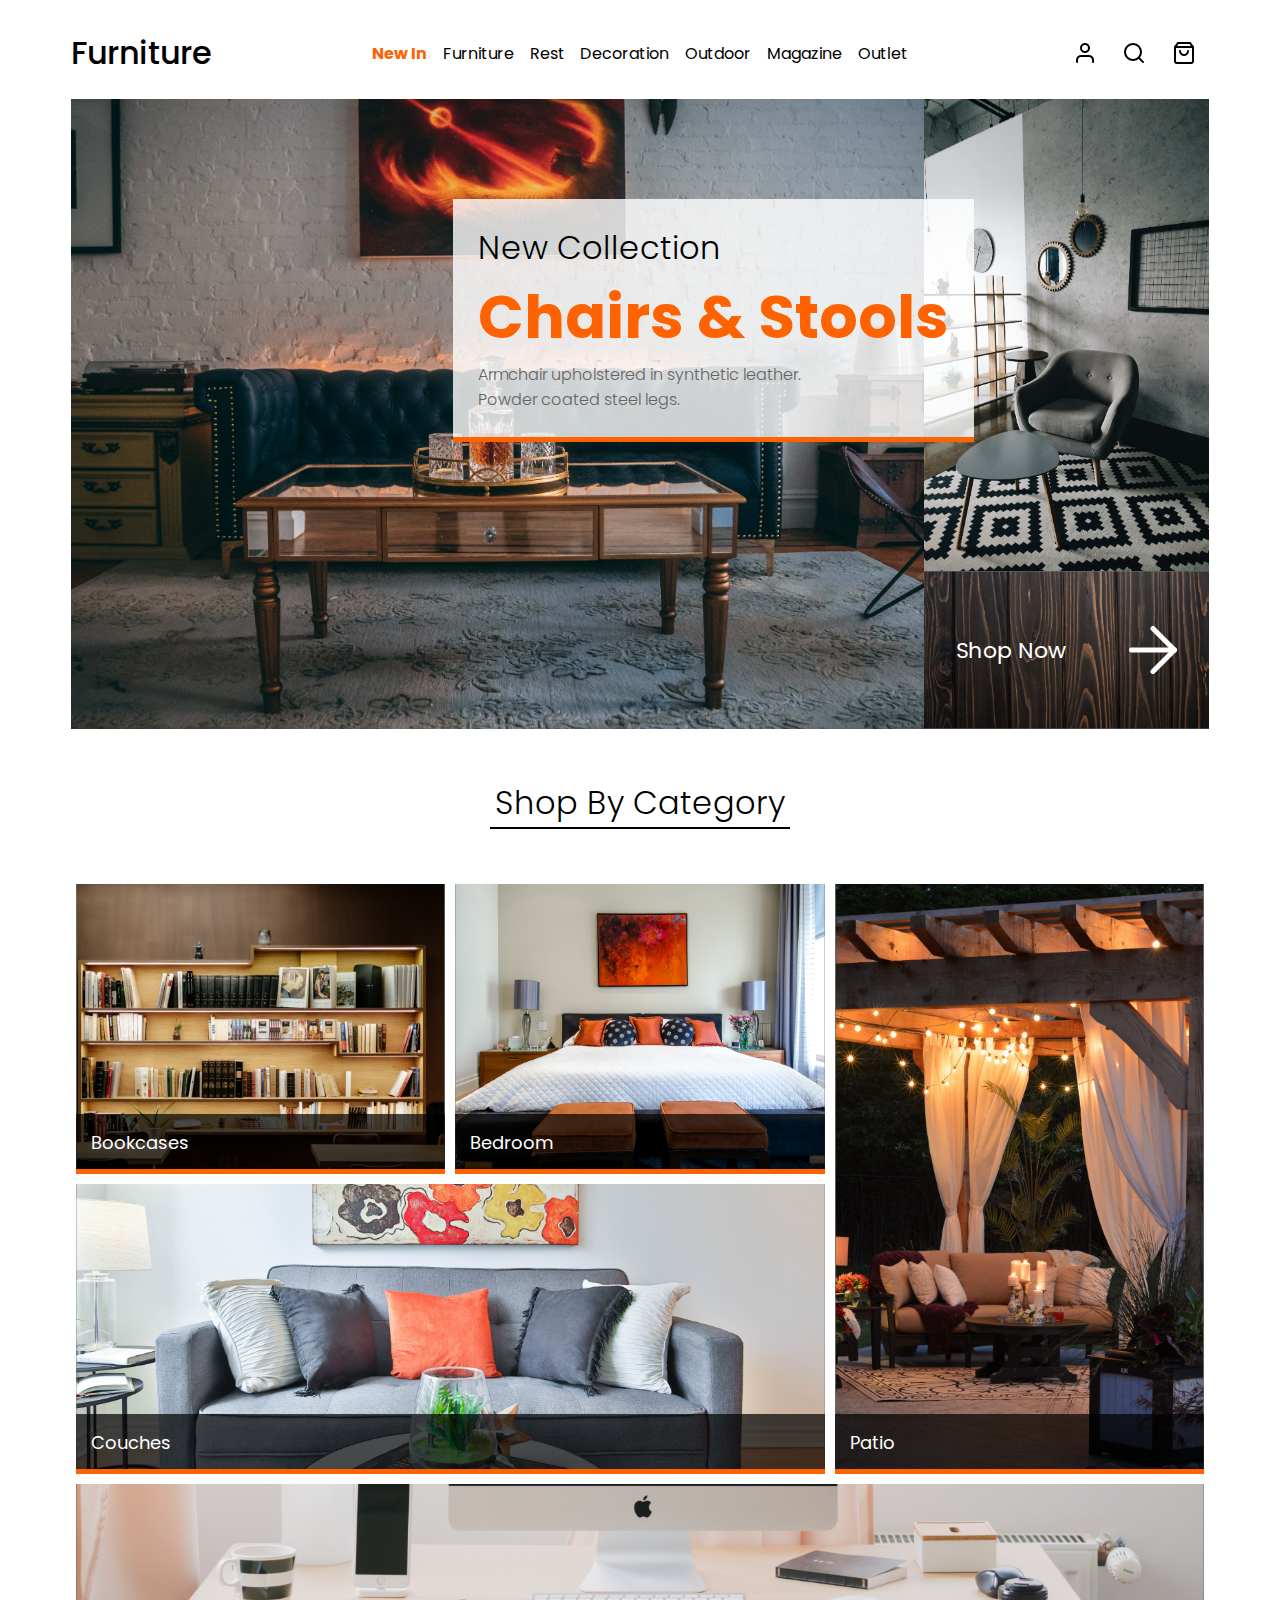
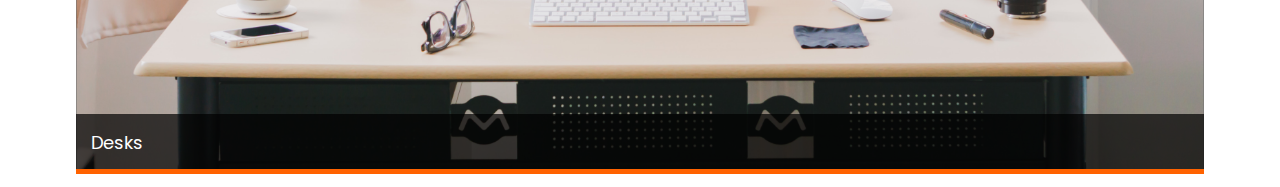
<file: 18.2-activities/18.2-activities/solved/index.html>
<!DOCTYPE html>
<html>
<head>
  <link href="https://fonts.googleapis.com/css?family=Poppins:100,200,300,400,500,600,700,800,900&display=swap" rel="stylesheet">
  <link href="css/style.css" rel="stylesheet" type="text/css">
  <title>Furniture Homepage</title>
</head>
<body>
  <nav id="navBar">
    <h1>Furniture</h1>
    <div id="navigation">
      <p class="highlight">New In</p>
      <p>Furniture</p>
      <p>Rest</p>
      <p>Decoration</p>
      <p>Outdoor</p>
      <p>Magazine</p>
      <p>Outlet</p>
    </div>
    <div class="icons">
      <img src="images/user.png">
      <img src="images/search.png">
      <img src="images/shopping-bag.png">
    </div>
  </nav>
  <section id="heroGrid">
    <div id="featuredProduct" class="heroGridArea">
      <div id="headline">
        <h3 id="newCollection">New Collection</h3>
        <h2>Chairs & Stools</h2>
        <p>Armchair upholstered in synthetic leather. Powder coated steel legs.</p>
      </div>
    </div>
    <div id="secondaryProduct" class="heroGridArea"></div>
    <div id="CTA" class="heroGridArea">
        <h4>Shop Now</h4>
        <img src="images/arrow-right.png">
      </div>
  </section>
  <div class="subHeading">
      <h3>Shop By Category</h3>
  </div>
  <section id="categoryGrid">
    <div id="bookcases" class="categoryGridArea">
      <div class="heading">Bookcases</div>
    </div>
    <div id="bedroom" class="categoryGridArea">
      <div class="heading">Bedroom</div>
    </div>
    <div id="couches" class="categoryGridArea">
      <div class="heading">Couches</div>
    </div>
    <div id="patio" class="categoryGridArea">
      <div class="heading">Patio</div>
    </div>
    <div id="desks" class="categoryGridArea">
      <div class="heading">Desks</div>
    </div>
  </section>
</body>
</html>
</file>
<file: 17.2-activities/01_Containers_Structure/solved/css/style.css>
/*  Hi! your going to write styles here in the next couple activities. */ 
/* Header Styles */
.header {
    height: 250px;
    max-height: 500px;
    background-image: url(../images/upsBackground.png);
    background-size: cover;
    background-repeat: no-repeat;
    background-position: bottom;
   }
   #pageTopic {
     text-align: center;
   } 
   /* Primary Color */
   .colorContainer {
       display: inline-block;
       margin: 15px;
   }
   .swatch {
      height: 200px;
      width: 170px;
      border: 1px solid black;
   }
   .hexCode {
      padding: 15px;
      text-align: center;
      border: 1px solid black;
      border-top: none;
      border-bottom-left-radius: 7px;
      border-bottom-right-radius: 7px;
   }
   .darkBlue {
      background-color: #333366;
   }
   .darkGrey{
      background-color: #545454;
   }
   .lightGrey {
      background-color: #E3E3E3;
   }
   .white {
      background-color: #FFFFFF;
   }
   .lightBlue {
      background-color: #12A0F6;
   }
   .red {
      background-color: #F84848;
   }
   .orange {
      background-color: #FC7705;
   }
   .lightBlue {
      background-color: #13A0F6;
   }
   .lightGreen {
      background-color: #8ABE48;
   }
   /* Typography CSS */
   .type_container {
      display: inline-block;
      margin: 20px;
      font-family: 'Open Sans', sans-serif;
   }
   
   /* UI Elements */
   .button {
      display: inline-block;
      padding: 15px;
      margin: 15px;
      width: 150px;
      text-align: center;
      color: white;
      outline: 1px solid red;
   }
   .primary {
      background-color: #2B459A;
   }
   .success {
      background-color: #8ABE48;
   }
   .danger {
      background-color: #F84848;
   }
   .warning {
      background-color: #FC7705;
   }
   .info {
      background-color: #0099FA;
   }
   .primaryActive {
      background-color: #3A66B7;
   }
   .successActive {
      background-color: #668C35;
   }
   .dangerActive {
      background-color: #AD4848;
   }
   .warningActive {
      background-color: #BA7A43;
   }
   .infoActive {
      background-color: #4386BA;
   }
   .sectionHead {
      border-bottom: 8px solid  #DDDDDD;
   }
</file>
<file: 17.2-activities/02_BoxModel/solved/css/style.css>
/* Header Styles */
.header {
  height: 250px;
  max-height: 500px;
  background-image: url(../images/upsBackground.png);
  background-size: cover;
  background-repeat: no-repeat;
  background-position: bottom;
}
#pageTopic {
   text-align: center;
}
 /* Primary Color */
 .colorContainer {
     display: inline-block;
     margin: 15px;
 }
 .swatch {
    height: 200px;
    width: 170px;
    border: 1px solid black;
}
.hexCode {
    padding: 15px;
    text-align: center;
    border: 1px solid black;
    border-top: none;
    border-bottom-left-radius: 7px;
    border-bottom-right-radius: 7px;
}
/* Typography CSS */
.type_container {
    display: inline-block;
    margin: 20px;
}

/* UI Elements */
.button {
    display: inline-block;
    padding: 15px;
    margin: 15px;
    width: 150px;
    text-align: center;
    color: white;
    outline: 1px solid red;
}
</file>
<file: 17.2-activities/02_BoxModel/unsolved/css/style.css>
/* Header Styles */

/* Primary Color */

/* Typography CSS */

/* UI Elements */
</file>
<file: 17.3_activities/02_Positioning_Relative_Absolute/solved/css/index.css>
body {
  height: 5000px;
}
.left {
  width: 50%;
  background-color: purple;
}
.right {
  width: 50%;
  background-color: green;
}
.relative {
  background-color: lightblue;
  height: 250px;
  padding: 30px;
  margin: 10px;
  display: flex;
  position: relative;
}
.absolute {
  height: 50px;
  width: 50px;
  background-color: red;
  position: absolute;
  top: 0;
  left: 0;
}
.fixed {
  height: 200px;
  width: 200px;
  background-color: green;
  position: fixed;
  bottom: 0;
  right: 0;
}
</file>
<file: 17.3_activities/02_Positioning_Relative_Absolute/unsolved/css/index.css>
body {
  height: 5000px;
}
.left {
  width: 50%;
  background-color: purple;
}
.right {
  width: 50%;
  background-color: green;
}
.relative {
  background-color: lightblue;
  height: 250px;
  padding: 30px;
  margin: 10px;
  display: flex;
  position: relative;
}
.absolute {
  height: 150px;
  width: 150px;
  background-color: red;
  color: white;
  position: absolute;
  top: 0px;
  left: 0px;

}
.fixed {
  height: 200px;
  width: 200px;
  background-color: green;
  position: fixed;
  bottom: 0;
  right: 0;
}
</file>
<file: 18.2-activities/18.2-activities/solved/css/style.css>
body {
  font-family: 'Poppins', sans-serif;
}

/* Grid CSS */

#heroGrid {
  margin: 0px 5%;
  display: grid;
  min-height: 500px;
  height: 70vh;
  grid-template-rows: 75% 25%;
  grid-template-columns: 75% 25%;
  grid-template-areas:
  "featuredProduct secondaryProduct"
  "featuredProduct CTA";
}

#featuredProduct {
  grid-area: featuredProduct;
  background-image: url("../images/furniture1.png");
}

#secondaryProduct {
  grid-area: secondaryProduct;
  background-image: url("../images/furniture2.png");
}

#CTA {
  grid-area: CTA;
  background-image: url("../images/woodbg.png");
  justify-content: space-around;
  cursor: pointer;
}

#headline {
  background-color: rgba(255,255,255,0.8);
  border-bottom: 5px solid #FF6200;
  position: absolute;
  right: -50px;
  top: 100px;
  padding: 25px;
  max-width: 550px;
  z-index: 100;
}

.heroGridArea {
  background-position: center;
  background-repeat: no-repeat;
  background-size: cover;
  align-items: center;
  display: flex;
  position: relative;
}

/* Category Grid CSS */

.subHeading {
  text-align: center;
  border-bottom: 2px solid black;
  width: 300px;
  margin: 50px auto;
}

#categoryGrid {
  margin: 0px 5%;
  display: grid;
  grid-template-rows: 300px 300px 300px;
  grid-template-columns: 1fr 1fr 1fr;
  grid-template-areas:
  "bookcases bedroom patio"
  "couches couches patio"
  "desks desks desks"
  ;
}

#bookcases {
  grid-area: bookcases;
  background-image: url("../images/bookcases@2x.png");

}
#bedroom {
  grid-area: bedroom;
  background-image: url("../images/beds@2x.png");
}

#couches {
  grid-area: couches;
  background-image: url("../images/couch@2x.png");
}

#patio {
  grid-area: patio;
  background-image: url("../images/patio@2x.png");
}

#desks {
  grid-area: desks;
  background-image: url("../images/desks@2x.png");
}

.categoryGridArea {
  background-position: center;
  background-size: cover;
  background-repeat: no-repeat;
  margin: 5px;
  cursor: pointer;
  display: grid;
  align-content: end;
}

.heading {
  background-color: rgba(0,0,0,0.7);
  padding: 15px;
  height: 25px;
  color: white;
  font-size: 18px;
  border-bottom: 5px solid #FF6200;
}


/* Navigation CSS */
/* CHECK OUT THIS CODE BELOW IF YOU WANT TO GET A REFRESHER ON FLEX */

#navBar {
  display: flex;
  flex-direction: row;
  margin: 0px 5%;
}
#navBar h1 {
  width: 25%;
  font-weight: 500;
}
#navigation {
  display: flex;
  width: 50%;
  align-items: center;
  justify-content: space-evenly;
}
#navigation p {
  cursor: pointer;
  text-decoration: none;
}
.icons {
  display: flex;
  justify-content: flex-end;
  align-items: center;
  width: 25%;
}
.icons img {
  margin: 15px;
  cursor: pointer;
}
.highlight {
  color: #FF6200;
  font-weight: 700;
}

/* Typography CSS */

h2 {
  font-size: 60px;
  margin: 0px 0px;
  color: #FF6200;
}

h3 {
  font-size: 32px;
  font-weight: 300;
  margin: 0px 0px;
}

h4 {
  color: white;
  font-weight: 400;
  font-size: 22px;
}


#headline p {
  max-width: 350px;
  font-size: 16px;
  font-weight: 300;
  margin: 0px 0px;
  color: #636364;
}

@media only screen and (max-width: 1000px) {
  #navigation {
    display: none;
  }
  .icons {
    margin-left: auto;
  }
}

@media only screen and (max-width: 600px) {
  #headline {
    position: static;
    margin: 20px;
  }
  #heroGrid {
    grid-template-areas:
    "featuredProduct featuredProduct"
    "secondaryProduct CTA";
  }
  #categoryGrid {
    grid-template-rows: 300px 300px 300px 300px 300px;
    grid-template-columns: 1fr;
    grid-template-areas:
      "bookcases"
      "bedroom"
      "patio"
      "couches"
      "desks"
    ;
  }
}
</file>
